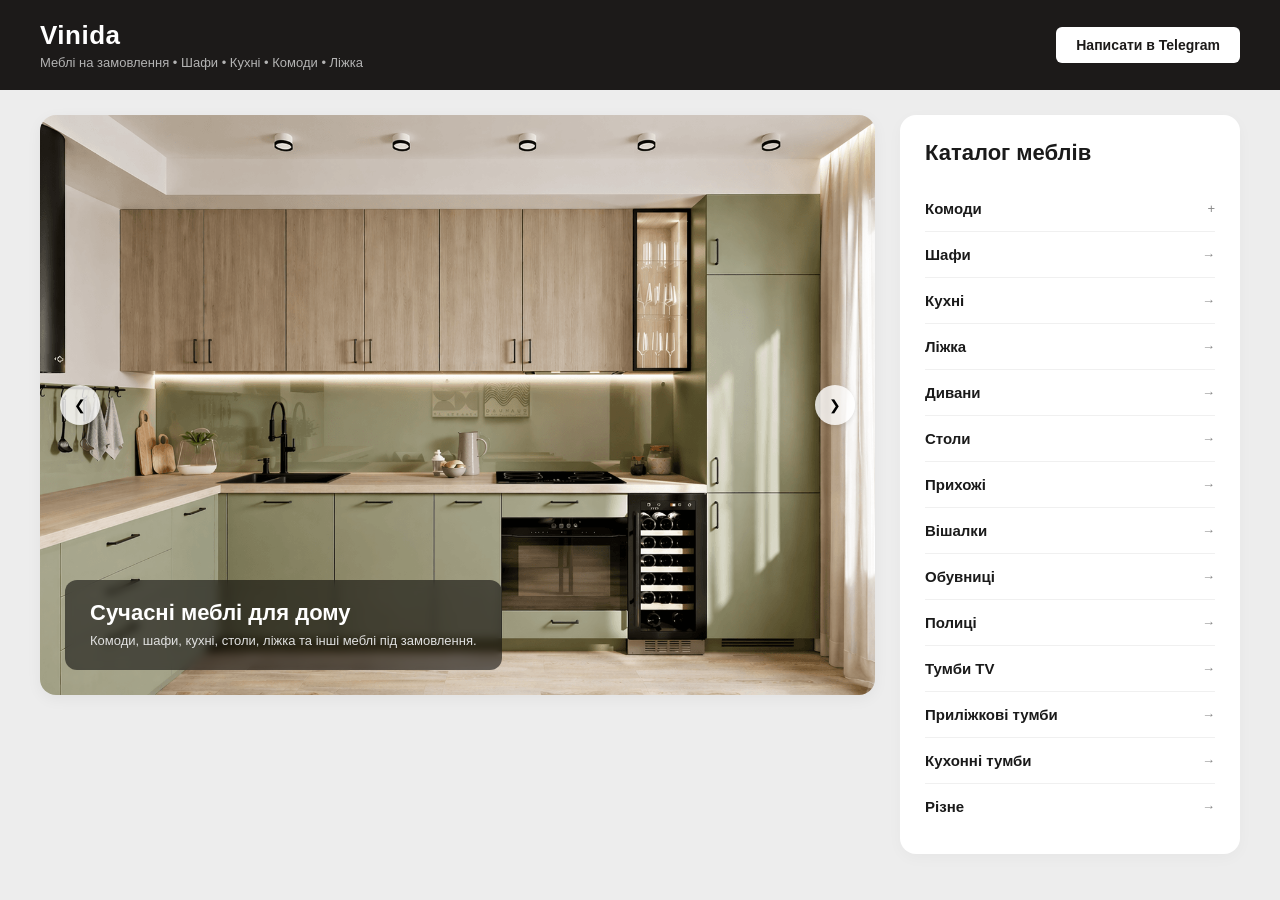
<file: index.html>
<!DOCTYPE html>
<html lang="uk">
<head>
    <meta charset="UTF-8">
    <meta name="viewport" content="width=device-width, initial-scale=1.0">
    <title>MEBLI Catalog — Головна</title>
    <link rel="stylesheet" href="style.css">
</head>
<body>

    <header class="main-header">
        <div class="header-left">
            <div class="main-logo">Vinida</div>
            <p class="header-subtitle">Меблі на замовлення • Шафи • Кухні • Комоди • Ліжка</p>
        </div>
        <a href="https://t.me/vitospsn" target="_blank" class="tg-btn">Написати в Telegram</a>
    </header>

    <main class="home-container">
        
        <section class="hero-carousel">
            <div class="carousel-track">
                
                <div class="slide active" style="background-image: url('karysel/Kyxha-karysel.png');">
                    <div class="carousel-caption">
                        <h3>Сучасні меблі для дому</h3>
                        <p>Комоди, шафи, кухні, столи, ліжка та інші меблі під замовлення.</p>
                    </div>
                </div>
                
                <div class="slide" style="background-image: url('karysel/Lishko-karysel.png');">
                    <div class="carousel-caption">
                        <h3>Різні кольори та конфігурації</h3>
                        <p>Можливе виготовлення у різних розмірах, кольорах та комплектаціях.</p>
                    </div>
                </div>
                
                <div class="slide" style="background-image: url('karysel/Shafa-karysel.png');">
                    <div class="carousel-caption">
                        <h3>Каталог готових варіантів</h3>
                        <p>Переглядай фото, обирай модель і пиши для уточнення деталей.</p>
                    </div>
                </div>

            </div>
            
            <button class="carousel-btn prev">&#10094;</button>
            <button class="carousel-btn next">&#10095;</button>
        </section>

        <div class="catalog-sidebar">
    <h2 class="sidebar-title">Каталог меблів</h2>
    <div class="vinida-menu">

        <div class="menu-item">
            <div class="menu-row">
                <span class="menu-parent">Комоди</span>
                <span class="menu-plus">+</span>
            </div>
            <div class="menu-sub">
                <a href="category.html?type=komody-vsi">Звичайні комоди</a>
                <a href="category.html?type=komody-dveri">Комоди з дверцятами</a>
            </div>
        </div>

        <div class="menu-item">
            <a href="category.html?type=shafy" class="menu-single">
                <div class="menu-row">
                    <span class="menu-parent">Шафи</span>
                    <span class="menu-arrow">→</span>
                </div>
            </a>
        </div>

        <div class="menu-item">
            <a href="category.html?type=kuhni-vsi" class="menu-single">
                <div class="menu-row">
                    <span class="menu-parent">Кухні</span>
                    <span class="menu-arrow">→</span>
                </div>
            </a>
        </div>

        <div class="menu-item">
            <a href="category.html?type=lizhka" class="menu-single">
                <div class="menu-row">
                    <span class="menu-parent">Ліжка</span>
                    <span class="menu-arrow">→</span>
                </div>
            </a>
        </div>
<div class="menu-item">
    <a href="category.html?type=dyvany" class="menu-single">
        <div class="menu-row">
            <span class="menu-parent">Дивани</span>
            <span class="menu-arrow">→</span>
        </div>
    </a>
</div>
        <div class="menu-item">
            <a href="category.html?type=stoly" class="menu-single">
                <div class="menu-row">
                    <span class="menu-parent">Столи</span>
                    <span class="menu-arrow">→</span>
                </div>
            </a>
        </div>

        <div class="menu-item">
            <a href="category.html?type=pryhozhi" class="menu-single">
                <div class="menu-row">
                    <span class="menu-parent">Прихожі</span>
                    <span class="menu-arrow">→</span>
                </div>
            </a>
        </div>

        <div class="menu-item">
            <a href="category.html?type=vishalky" class="menu-single">
                <div class="menu-row">
                    <span class="menu-parent">Вішалки</span>
                    <span class="menu-arrow">→</span>
                </div>
            </a>
        </div>

        <div class="menu-item">
            <a href="category.html?type=obuvnyci" class="menu-single">
                <div class="menu-row">
                    <span class="menu-parent">Обувниці</span>
                    <span class="menu-arrow">→</span>
                </div>
            </a>
        </div>

        <div class="menu-item">
            <a href="category.html?type=polyci" class="menu-single">
                <div class="menu-row">
                    <span class="menu-parent">Полиці</span>
                    <span class="menu-arrow">→</span>
                </div>
            </a>
        </div>

        <div class="menu-item">
            <a href="category.html?type=tumby-tv" class="menu-single">
                <div class="menu-row">
                    <span class="menu-parent">Тумби TV</span>
                    <span class="menu-arrow">→</span>
                </div>
            </a>
        </div>

        <div class="menu-item">
            <a href="category.html?type=prylizhkovi-tumby" class="menu-single">
                <div class="menu-row">
                    <span class="menu-parent">Приліжкові тумби</span>
                    <span class="menu-arrow">→</span>
                </div>
            </a>
        </div>
        
        <div class="menu-item">
            <a href="category.html?type=kuhni-tumby" class="menu-single">
                <div class="menu-row">
                    <span class="menu-parent">Кухонні тумби</span>
                    <span class="menu-arrow">→</span>
                </div>
            </a>
        </div>

        <div class="menu-item">
            <a href="category.html?type=rizne" class="menu-single">
                <div class="menu-row">
                    <span class="menu-parent">Різне</span>
                    <span class="menu-arrow">→</span>
                </div>
            </a>
        </div>

    </div>
</div>

    </main>

    <script src="script.js"></script>
</body>
</html>
</file>
<file: style.css>
/* ==========================================================================
   ОБНУЛЕННЯ ТА БАЗОВІ НАЛАШТУВАННЯ
   ========================================================================== */
* {
    margin: 0;
    padding: 0;
    box-sizing: border-box;
}

body {
    font-family: -apple-system, BlinkMacSystemFont, "Segoe UI", Roboto, Helvetica, Arial, sans-serif;
    background-color: #ededed; /* Сіруватий фон за межами карток */
    color: #1a1a1a;
}

/* ==========================================================================
   ЧОРНИЙ ХЕДЕР ДЛЯ ГОЛОВНОЇ СТОРІНКИ (index.html)
   ========================================================================== */
.main-header {
    background-color: #1c1a19;
    color: #ffffff;
    padding: 20px 40px;
    display: flex;
    justify-content: space-between;
    align-items: center;
}

.main-logo {
    font-size: 26px;
    font-weight: 700;
    letter-spacing: 0.5px;
}

.header-subtitle {
    font-size: 13px;
    color: #b3b3b3;
    margin-top: 4px;
}

.tg-btn {
    background-color: #ffffff;
    color: #1c1a19;
    text-decoration: none;
    padding: 10px 20px;
    font-weight: 600;
    font-size: 14px;
    border-radius: 6px;
    transition: background 0.2s;
}

.tg-btn:hover {
    background-color: #e5e5e5;
}

/* ==========================================================================
   ГОЛОВНИЙ ДВОКОЛОНКОВИЙ КОНТЕНТ (index.html)
   ========================================================================== */
.home-container {
    display: grid;
    grid-template-columns: 1fr 340px; /* Великий банер та фіксована картка меню */
    gap: 25px;
    padding: 25px 40px;
    max-width: 1440px;
    margin: 0 auto;
    align-items: start;
}

/* ЛІВА СТОРОНА: БАНЕР (КАРУСЕЛЬ) */
.hero-carousel {
    position: relative;
    height: 580px;
    border-radius: 16px;
    overflow: hidden;
    box-shadow: 0 4px 15px rgba(0,0,0,0.05);
}

.carousel-track {
    width: 100%;
    height: 100%;
    position: relative;
}

.slide {
    position: absolute;
    top: 0; left: 0; width: 100%; height: 100%;
    background-size: cover;
    background-position: center;
    opacity: 0;
    transition: opacity 0.6s ease-in-out;
}
.slide.active { opacity: 1; }

/* Кнопки керування банером */
.carousel-btn {
    position: absolute;
    top: 50%; transform: translateY(-50%);
    background: rgba(255, 255, 255, 0.8);
    color: #000; border: none;
    width: 40px; height: 40px;
    border-radius: 50%; cursor: pointer;
    font-size: 14px; display: flex; align-items: center; justify-content: center;
    box-shadow: 0 2px 5px rgba(0,0,0,0.1);
    z-index: 10;
}
.carousel-btn.prev { left: 20px; }
.carousel-btn.next { right: 20px; }

/* Напівпрозора темна плашка з текстом всередині слайдів */
.carousel-caption {
    position: absolute;
    bottom: 25px; left: 25px;
    background: rgba(0, 0, 0, 0.55);
    backdrop-filter: blur(4px);
    padding: 20px 25px;
    border-radius: 12px;
    color: #fff;
    max-width: 450px;
    z-index: 5;
}

.carousel-caption h3 {
    font-size: 22px; margin-bottom: 6px; font-weight: 600;
}
.carousel-caption p {
    font-size: 13px; color: #e0e0e0; line-height: 1.4;
}

/* ПРАВА СТОРОНА: БІЛА КАРТКА МЕНЮ (КАТАЛОГ) */
.catalog-sidebar {
    background: #ffffff;
    border-radius: 16px;
    padding: 25px;
    box-shadow: 0 4px 15px rgba(0,0,0,0.03);
}

.sidebar-title {
    font-size: 22px;
    font-weight: 700;
    margin-bottom: 20px;
}

.vinida-menu {
    display: flex;
    flex-direction: column;
}

.menu-item {
    border-bottom: 1px solid #f0f0f0;
    padding: 14px 0;
}
.menu-item:last-child { border: none; }

.menu-row {
    display: flex;
    justify-content: space-between;
    align-items: center;
    cursor: pointer;
}

.menu-parent {
    font-size: 15px;
    font-weight: 600;
}

.menu-arrow, .menu-plus {
    font-size: 13px; color: #888;
}

/* Блок підкатегорій (ховаємо за замовчуванням) */
.menu-sub {
    display: none;
    flex-direction: column;
    gap: 10px;
    margin-top: 10px;
    padding-left: 15px;
    border-left: 2px solid #1c1a19; /* Красива тонка лінія зліва */
}

/* Відкриваємо підкатегорії при кліку (коли є клас .active) */
.menu-item.active .menu-sub {
    display: flex;
}

/* ==========================================================================
   ПЕРЕТВОРЕННЯ ПОСИЛАНЬ МЕНЮ НА ЗВИЧАЙНИЙ ТЕКСТ (ГАСИМО СИНІЙ КОЛІР)
   ========================================================================== */
.menu-sub a, 
.vinida-menu .menu-sub a, 
.vinida-menu .menu-sub a:visited,
.vinida-menu .menu-sub a:link,
.vinida-menu .menu-sub a:hover {
    font-size: 15px !important;
    color: #1a1a1a !important;       /* Справжній колір звичайного тексту */
    text-decoration: none !important;  /* Прибираємо підкреслення повністю */
    font-weight: 500 !important;       /* Робимо текст акуратним */
    cursor: pointer !important;
    display: block !important;
    padding: 4px 0 !important;
}

/* Захист від синяви для поодиноких категорій (без підкатегорій) */
.menu-single, .menu-single:visited, .menu-single:link, .menu-single:hover {
    font-size: 15px !important;
    font-weight: 600 !important;
    color: #1a1a1a !important;
    text-decoration: none !important;
    display: block !important;
    width: 100% !important;
}

/* ==========================================================================
   ЕЛЕМЕНТИ СТОРІНКИ ТОВАРІВ (Г А Л Е Р Е Я   Ф О Т О)
   ========================================================================== */
.category-header {
    background: #ffffff;
    padding: 35px 40px 20px 40px; 
    display: flex;
    justify-content: space-between;
    align-items: flex-end;
    max-width: 1200px;
    margin: 0 auto;
    width: 100%;
    border-bottom: 1px solid #eaeaea;
}

.category-header h1 {
    font-size: 32px;
    font-weight: 700;
    color: #1a1a1a;
    margin: 0;
    letter-spacing: 0.5px;
}

.back-btn {
    background-color: #1c1a19;
    color: #ffffff;
    border: none;
    padding: 12px 24px;
    cursor: pointer;
    border-radius: 6px;
    font-weight: 600;
    font-size: 14px;
    text-decoration: none;
    transition: background-color 0.2s, transform 0.2s;
    box-shadow: 0 2px 8px rgba(0, 0, 0, 0.08);
    margin-bottom: 5px;
}

.back-btn:hover {
    background-color: #33302e;
    transform: translateY(-1px);
}

/* КОНТЕЙНЕР ГАЛЕРЕЇ: Робимо сітку по 3 фото в ряд на десктопі */
.products-list {
    max-width: 1200px;
    margin: 30px auto 40px auto;
    padding: 0 20px;
    display: grid;
    grid-template-columns: repeat(3, 1fr); /* 3 колонки */
    gap: 25px; /* Відступи між фотографіями */
}

/* КАРТКА ТОВАРУ: Тепер це просто рамка для фото */
.product-item {
    display: block !important; /* Скасовуємо дві колонки "фото/текст" */
    background: #ffffff;
    padding: 15px;
    border-radius: 12px;
    box-shadow: 0 4px 12px rgba(0,0,0,0.03);
    transition: transform 0.2s;
}

.product-item:hover {
    transform: translateY(-4px); /* Ефект підстрибування при наведенні */
}

/* ОБГОРТКА ФОТО */
.product-img-wrapper {
    width: 100%;
    background-color: #f7f7f7;
    border-radius: 8px;
    overflow: hidden;
    display: flex;
    align-items: center;
    justify-content: center;
}

.product-img-wrapper img {
    width: 100%;
    height: auto;
    max-height: 350px;
    object-fit: contain;
    cursor: zoom-in;
    display: block;
}

/* ХОВАЄМО ВЕСЬ ТЕКСТ ТА ОПИСИ НА СТОРІНЦІ ТОВАРІВ */
.product-info {
    display: none !important; /* Повністю видаляє текст, назви, моделі та описи */
}

/* ==========================================================================
   МОДАЛКА ПЕРЕГЛЯДУ ФОТО (ЛАЙТБОКС)
   ========================================================================== */
.lightbox { position: fixed; z-index: 3000; top: 0; left: 0; width: 100%; height: 100%; background: rgba(0,0,0,0.9); display: none; justify-content: center; align-items: center; }
.lightbox-content { max-width: 90%; max-height: 85%; }
.lightbox img { max-width: 100%; max-height: 100%; object-fit: contain; cursor: zoom-out; }
.close-lightbox { position: absolute; top: 20px; right: 25px; color: #fff; font-size: 45px; cursor: pointer; }
.lightbox-arrow { position: absolute; top: 50%; transform: translateY(-50%); background: none; border: none; color: #fff; font-size: 45px; cursor: pointer; padding: 20px; }
.arrow-left { left: 10px; } .arrow-right { right: 10px; }

/* ==========================================================================
   ПОВНА АДАПТИВНІСТЬ ДЛЯ СМАРТФОНІВ
   ========================================================================== */
@media (max-width: 768px) {
    
    .main-header {
        padding: 15px 20px !important;
        display: flex !important;
        flex-direction: row !important;
        justify-content: space-between !important;
        align-items: center !important;
    }

    .main-logo { font-size: 20px !important; }
    .header-subtitle { display: none !important; }
    .tg-btn { padding: 8px 12px !important; font-size: 12px !important; font-weight: 600 !important; border-radius: 4px !important; white-space: nowrap !important; }

    .home-container {
        grid-template-columns: 1fr !important; 
        padding: 15px !important;
        gap: 20px !important;
        display: flex !important;
        flex-direction: column !important;
        align-items: center !important;
    }

    .hero-carousel { display: block !important; width: 100% !important; height: 250px !important; position: relative !important; order: -1; }
    .carousel-track { width: 100% !important; height: 100% !important; position: relative !important; }
    .slide { width: 100% !important; height: 100% !important; background-size: cover !important; background-position: center !important; }

    .carousel-caption { bottom: 10px !important; left: 10px !important; right: 10px !important; padding: 10px 15px !important; max-width: none !important; }
    .carousel-caption h3 { font-size: 15px !important; margin-bottom: 2px !important; }
    .carousel-caption p { font-size: 11px !important; line-height: 1.3 !important; }
    
    .carousel-btn { width: 32px !important; height: 32px !important; font-size: 11px !important; }
    .carousel-btn.prev { left: 10px !important; }
    .carousel-btn.next { right: 10px !important; }

    .catalog-sidebar { padding: 20px !important; width: 100% !important; display: block !important; }

    .category-header { padding: 15px 20px !important; display: flex !important; flex-direction: row !important; justify-content: space-between !important; align-items: center !important; gap: 10px !important; }
    .category-header h1 { font-size: 20px !important; white-space: nowrap !important; overflow: hidden !important; text-overflow: ellipsis !important; }
    .back-btn { padding: 8px 14px !important; font-size: 12px !important; white-space: nowrap !important; border-radius: 5px !important; margin-bottom: 0 !important; }

    /* ГАЛЕРЕЯ НА ТЕЛЕФОНІ: Перемикаємо на 2 фото в ряд, щоб було компактно */
    .products-list {
        grid-template-columns: repeat(2, 1fr) !important; /* По два фото поруч */
        gap: 12px !important;
        padding: 0 10px !important;
    }

    .product-item {
        padding: 8px !important;
    }

    .product-img-wrapper img {
        max-height: 200px !important; /* Зменшена висота для екрана телефону */
    }
}
/* Кнопка "Дізнатися про товар" у повноекранному фото */
.telegram-product-btn {
    display: block;
    margin: 20px auto 0;
    padding: 13px 22px;
    background: #229ed9;
    color: #ffffff;
    border: none;
    border-radius: 8px;
    font-size: 15px;
    font-weight: 600;
    cursor: pointer;
    transition: transform 0.2s, opacity 0.2s;
}

.telegram-product-btn:hover {
    transform: translateY(-2px);
    opacity: 0.9;
}

.telegram-product-btn:disabled {
    opacity: 0.6;
    cursor: wait;
}

.telegram-status {
    color: #ffffff;
    text-align: center;
    font-size: 13px;
    margin-top: 10px;
}

/* На телефоні */
@media (max-width: 768px) {
    .telegram-product-btn {
        width: calc(100% - 30px);
        margin: 15px auto 0;
        padding: 12px 15px;
        font-size: 14px;
    }
}


/* Перегляд фото на ПК та ноутбуці */
@media (min-width: 769px) {
    #lightbox {
        position: fixed !important;
        inset: 0 !important;
        width: 100% !important;
        height: 100% !important;
        box-sizing: border-box;
        overflow-y: auto !important;
        overflow-x: hidden !important;
        align-items: flex-start !important;
        justify-content: center !important;
        padding: 25px 20px !important;
        overscroll-behavior: contain;
    }

    #lightbox .lightbox-content {
        flex: 0 0 auto !important;
        width: 100% !important;
        max-width: 1100px;
        height: auto !important;
        max-height: none !important;
        overflow: visible !important;
        margin: 0 auto;
    }

    #lightbox #lightbox-img {
        display: block;
        width: auto !important;
        height: auto !important;
        max-width: 100% !important;
        max-height: none !important;
        object-fit: contain;
        margin: 0 auto;
    }
}
</file>
